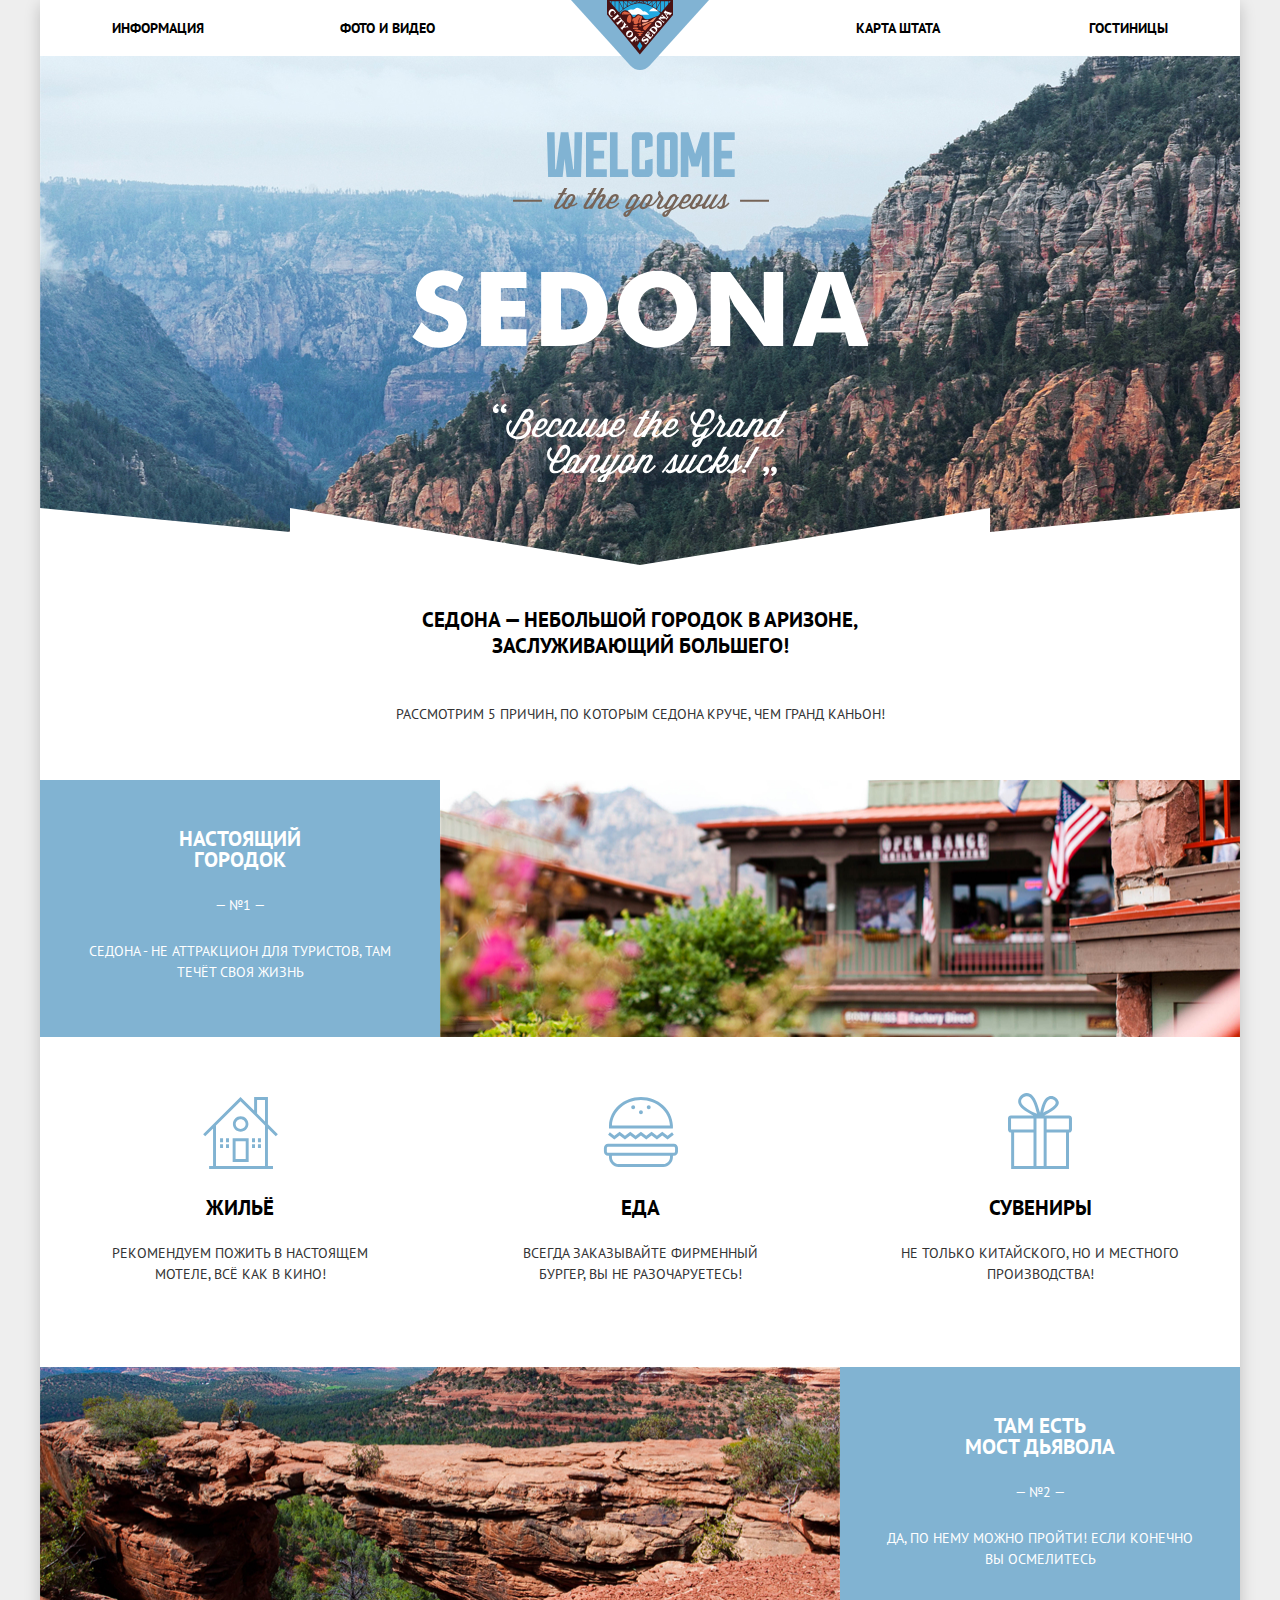
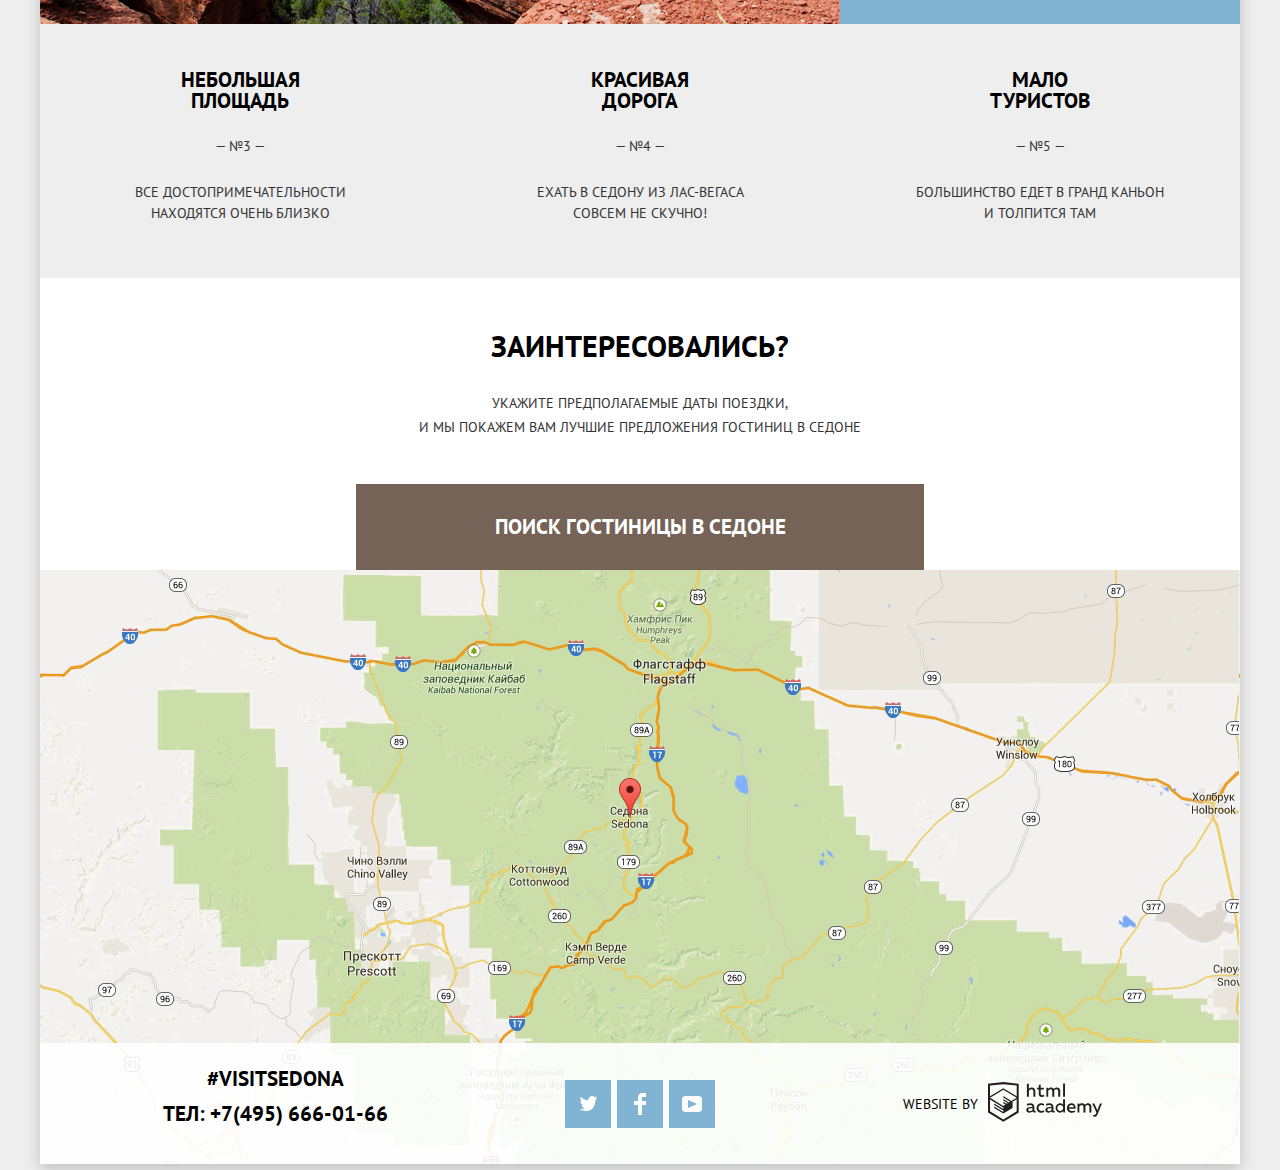
<file: index.html>
<!DOCTYPE html>
<html lang="ru" class="page">
<head>
  <meta charset="utf-8">
  <title>HTML Academy: Седона</title>
  <link rel="stylesheet" href="css/normalize.css">
  <link rel="stylesheet" href="css/style.min.css">
  <link rel="icon" href="favicon.ico">
  <link rel="icon" href="img/favicon.svg" type="image/svg+xml">
  <link rel="apple-touch-icon" href="img/180.png">
  <link rel="manifest" href="favicon.webmanifest">
</head>
<body class="page-body">
  <div class="page-wrap container">
    <header class="main-header">
      <nav class="main-navigation">
        <a class="main-header-logo">
          <img src="img/logo.svg" alt="Логотип Седоны" width="138" height="70">
        </a>
        <ul class="main-navigation-list list-reset">
          <li>
            <a href="">Информация</a>
          </li>
          <li>
            <a href="">Фото и видео</a>
          </li>
          <li>
            <a href="">Карта штата</a>
          </li>
          <li>
            <a href="catalog.html">Гостиницы</a>
          </li>
        </ul>
      </nav>
    </header>
    <main>
      <div class="main-banner"></div>
      <section class="main-content">
        <h1 class="main-content-title">Седона — небольшой городок в Аризоне, заслуживающий большего!</h1>
        <h3 class="main-content-desc">Рассмотрим 5 причин, по которым Седона круче, чем гранд каньон!</h3>
        <ul class="features-list list-reset">
          <li class="features-item">
            <div class="features-top">
              <div class="features-desc blue-bg">
                <h2 class="features-title">Настоящий городок</h2>
                <p class="features-text">— №1 —</p>
                <p class="features-text">Седона - не аттракцион для туристов, там течёт своя жизнь</p>
              </div>
              <img src="img/banner-right.jpg" width="800" height="256" alt="Настоящий городок" class="features-img features-img-right">
            </div>
            <ul class="features-list-desc list-reset">
              <li class="features-list-item">
                <h3 class="features-list-title">Жильё</h3>
                <p class="features-list-text">Рекомендуем пожить в настоящем мотеле, всё как в кино!</p>
              </li>
              <li class="features-list-item">
               <h3 class="features-list-title">Еда</h3>
               <p class="features-list-text">Всегда заказывайте фирменный бургер, вы не разочаруетесь!</p>
             </li>
             <li class="features-list-item">
               <h3 class="features-list-title">Сувениры</h3>
               <p class="features-list-text">Не только китайского, но и местного производства!</p>
             </li>
           </ul>
         </li>
         <li class="features-item">
          <img src="img/banner-left.jpg" alt="Там есть Мост дьявола" class="features-img features-img-left" width="800" height="256">
          <div class="features-desc blue-bg">
            <h2 class="features-title">Там есть<br> Мост дьявола</h2>
            <p class="features-text">— №2 —</p>
            <p class="features-text">Да, по нему можно пройти! Если конечно вы осмелитесь</p>
          </div>
        </li>
        <li class="features-item">
          <h3 class="features-title">небольшая площадь</h3>
          <p class="features-text">— №3 —</p>
          <p class="features-text">все достопримечательности находятся очень близко</p>
        </li>
        <li class="features-item">
          <h3 class="features-title">красивая дорога</h3>
          <p class="features-text">— №4 —</p>
          <p class="features-text">ехать в седону из лас-вегаса совсем  не скучно!</p>
        </li>
        <li class="features-item">
          <h3 class="features-title">мало туристов</h3>
          <p class="features-text">— №5 —</p>
          <p class="features-text">большинство едет в гранд каньон и толпится там</p>
        </li>
      </ul>
    </section>
    <section class="main-form">
      <div class="main-form-top">
        <h2 class="main-form-title">Заинтересовались?</h2>
        <p class="main-form-desc">Укажите предполагаемые даты поездки,<br> и мы покажем вам лучшие предложения гостиниц в седоне</p>
      </div>
      <div class="main-form-bottom">
        <button type="button" class="main-form-button">ПОИСК ГОСТИНИЦЫ В СЕДОНЕ</button>
        <div class="form-wrap">
          <form action="https://echo.htmlacademy.ru/" target="_blank" method="get">
            <div class="form-item form-input">
              <label for="date-start">Дата заезда:</label>
              <input type="text" id="date-start" placeholder="24 апреля 2017" name="datestart">
              <button type="button" class="form-input-calendar">
                <span class="visually-hidden">Дата заезда</span>
                <svg width="21" height="23" viewBox="0 0 21 23" fill="none" aria-hidden="true" focusable="false">
                  <path fill-rule="evenodd" clip-rule="evenodd" d="M16.406 3.02498H19.251C20.217 3.02498 21 3.84698 21 4.86198V21.164C21 22.179 20.217 23 19.251 23H1.75C0.784 23 0 22.179 0 21.164V4.86198C0 3.84698 0.784 3.02498 1.75 3.02498H4.593V1.64798C4.593 1.26698 4.887 0.958984 5.25 0.958984C5.612 0.958984 5.906 1.26698 5.906 1.64798V3.02498H9.844V1.64798C9.844 1.26698 10.138 0.958984 10.501 0.958984C10.862 0.958984 11.156 1.26698 11.156 1.64798V3.02498H15.094V1.64798C15.094 1.26698 15.387 0.958984 15.75 0.958984C16.112 0.958984 16.406 1.26698 16.406 1.64798V3.02498ZM19.5646 21.484C19.6466 21.3979 19.691 21.2828 19.688 21.164H19.689V4.86198C19.689 4.60898 19.493 4.40298 19.252 4.40298H16.407V5.78098C16.407 6.16198 16.113 6.46998 15.751 6.46998C15.388 6.46998 15.095 6.16198 15.095 5.78098V4.40298H11.157V5.78098C11.157 6.16198 10.863 6.46998 10.502 6.46998C10.139 6.46998 9.845 6.16198 9.845 5.78098V4.40298H5.907V5.78098C5.907 6.16198 5.613 6.46998 5.251 6.46998C4.888 6.46998 4.594 6.16198 4.594 5.78098V4.40298H1.75C1.50263 4.40953 1.30696 4.61458 1.312 4.86198V21.164C1.30696 21.4114 1.50263 21.6164 1.75 21.623H19.251C19.3698 21.6201 19.4826 21.5701 19.5646 21.484Z" fill="#A9A9A9"/>
                  <path fill-rule="evenodd" clip-rule="evenodd" d="M4.59399 9.22498H7.21899V11.291H4.59399V9.22498ZM4.59399 12.668H7.21899V14.735H4.59399V12.668ZM7.21899 16.112H4.59399V18.178H7.21899V16.112ZM9.18799 16.112H11.813V18.178H9.18799V16.112ZM11.813 12.668H9.18799V14.735H11.813V12.668ZM9.18799 9.22498H11.813V11.291H9.18799V9.22498ZM16.406 16.112H13.781V18.178H16.406V16.112ZM13.781 12.668H16.406V14.735H13.781V12.668ZM16.406 9.22498H13.781V11.291H16.406V9.22498Z" fill="#A9A9A9"/>
                </svg>
              </button>
            </div>
            <div class="form-item form-input">
              <label for="date-end">Дата выезда:</label>
              <input type="text" id="date-end" placeholder="4 июля 2017" name="dateend">
              <button type="button" class="form-input-calendar">
                <span class="visually-hidden">Дата выезда</span>
                <svg width="21" height="23" viewBox="0 0 21 23" fill="none" aria-hidden="true" focusable="false">
                  <path fill-rule="evenodd" clip-rule="evenodd" d="M16.406 3.02498H19.251C20.217 3.02498 21 3.84698 21 4.86198V21.164C21 22.179 20.217 23 19.251 23H1.75C0.784 23 0 22.179 0 21.164V4.86198C0 3.84698 0.784 3.02498 1.75 3.02498H4.593V1.64798C4.593 1.26698 4.887 0.958984 5.25 0.958984C5.612 0.958984 5.906 1.26698 5.906 1.64798V3.02498H9.844V1.64798C9.844 1.26698 10.138 0.958984 10.501 0.958984C10.862 0.958984 11.156 1.26698 11.156 1.64798V3.02498H15.094V1.64798C15.094 1.26698 15.387 0.958984 15.75 0.958984C16.112 0.958984 16.406 1.26698 16.406 1.64798V3.02498ZM19.5646 21.484C19.6466 21.3979 19.691 21.2828 19.688 21.164H19.689V4.86198C19.689 4.60898 19.493 4.40298 19.252 4.40298H16.407V5.78098C16.407 6.16198 16.113 6.46998 15.751 6.46998C15.388 6.46998 15.095 6.16198 15.095 5.78098V4.40298H11.157V5.78098C11.157 6.16198 10.863 6.46998 10.502 6.46998C10.139 6.46998 9.845 6.16198 9.845 5.78098V4.40298H5.907V5.78098C5.907 6.16198 5.613 6.46998 5.251 6.46998C4.888 6.46998 4.594 6.16198 4.594 5.78098V4.40298H1.75C1.50263 4.40953 1.30696 4.61458 1.312 4.86198V21.164C1.30696 21.4114 1.50263 21.6164 1.75 21.623H19.251C19.3698 21.6201 19.4826 21.5701 19.5646 21.484Z" fill="#A9A9A9"/>
                  <path fill-rule="evenodd" clip-rule="evenodd" d="M4.59399 9.22498H7.21899V11.291H4.59399V9.22498ZM4.59399 12.668H7.21899V14.735H4.59399V12.668ZM7.21899 16.112H4.59399V18.178H7.21899V16.112ZM9.18799 16.112H11.813V18.178H9.18799V16.112ZM11.813 12.668H9.18799V14.735H11.813V12.668ZM9.18799 9.22498H11.813V11.291H9.18799V9.22498ZM16.406 16.112H13.781V18.178H16.406V16.112ZM13.781 12.668H16.406V14.735H13.781V12.668ZM16.406 9.22498H13.781V11.291H16.406V9.22498Z" fill="#A9A9A9"/>
                </svg>
              </button>
            </div>
            <div class="form-item">
              <label for="adult">Взрослые</label>
              <div class="form-number">
                <button type="button" class="form-number-item munus">
                  <span class="visually-hidden">Убавить количество взрослых</span>
                  <svg width="12" height="3" viewBox="0 0 12 3" fill="#A9A9A9" aria-hidden="true" focusable="false">
                    <rect width="12" height="3"/>
                  </svg>
                </button>
                <input type="text" id="adult" placeholder="1" name="adult">
                <button type="button" class="form-number-item plus">
                  <span class="visually-hidden">Прибавить количество взрослых</span>
                  <svg width="11" height="11" viewBox="0 0 11 11" fill="#A9A9A9" aria-hidden="true" focusable="false">
                    <path fill-rule="evenodd" clip-rule="evenodd" d="M4.23086 6.76932V11H6.76932V6.76932H11V4.23086H6.76932V0H4.23085V4.23086H0V6.76932H4.23086Z"/>
                  </svg>
                </button>
              </div>
              <label for="children">Дети</label>
              <div class="form-number">
                <button type="button" class="form-number-item munus">
                  <span class="visually-hidden">Убавить количество детей</span>
                  <svg width="12" height="3" viewBox="0 0 12 3" fill="#A9A9A9" aria-hidden="true" focusable="false">
                    <rect width="12" height="3"/>
                  </svg>
                </button>
                <input type="text" id="children" placeholder="1" name="children">
                <button type="button" class="form-number-item plus">
                  <span class="visually-hidden">Прибавить количество детей</span>
                  <svg width="11" height="11" viewBox="0 0 11 11" fill="#A9A9A9" aria-hidden="true" focusable="false">
                    <path fill-rule="evenodd" clip-rule="evenodd" d="M4.23086 6.76932V11H6.76932V6.76932H11V4.23086H6.76932V0H4.23085V4.23086H0V6.76932H4.23086Z"/>
                  </svg>
                </button>
              </div>
            </div>
            <button type="submit" class="form-button">Найти</button>
          </form>
        </div>
      </div>
    </section>
    <section class="main-map">
      <h2 class="visually-hidden">Карта Седона</h2>
      <iframe src="https://www.google.com/maps/embed?pb=!1m18!1m12!1m3!1d1188.4768583468672!2d30.322490928069257!3d59.93592773072087!2m3!1f0!2f0!3f0!3m2!1i1024!2i768!4f13.1!3m3!1m2!1s0x4696310f5d74374b%3A0x4c99c81620f2ac9c!2z0JTQvtC8INC60L3QuNCz0Lg!5e0!3m2!1sru!2sru!4v1613925655919!5m2!1sru!2sru" width="1200" height="594" style="border:0;" allowfullscreen="" loading="lazy"></iframe>
    </section>
  </main>
  <footer class="footer">
    <div class="footer-contact">
      <a href="/" class="footer-link">#visitSEDONA</a>
      ТЕЛ: <a href="tel:+74956660166" class="footer-phone">+7(495) 666-01-66</a>
    </div>
    <ul class="footer-social list-reset">
     <li>
      <a href="" class="footer-social-link">
        <span class="visually-hidden">twitter</span>
        <img src="img/twitter.svg" alt="twitter" width="17" height="17">
      </a>
    </li>
    <li>
      <a href="" class="footer-social-link">
        <span class="visually-hidden">facebook</span>
        <img src="img/fb-icon.svg" alt="facebook" width="12" height="22">
      </a>
    </li>
    <li>
      <a href="" class="footer-social-link">
        <span class="visually-hidden">youtube</span>
        <img src="img/youtube.svg" alt="youtube" width="20" height="16">
      </a>
    </li>
  </ul>
  <a href="https://htmlacademy.ru/intensive/htmlcss" target="_blank" class="footer-logo">
    <span class="footer-logo-text">Website by</span>
    <svg width="115" height="41" viewBox="0 0 115 41" fill="none" aria-hidden="true">
      <path fill-rule="evenodd" clip-rule="evenodd" d="M15.5197 1.05737H15.3509L0 2.71895V31.4945L15.3509 40.8382L30.7018 31.4945V2.71895L15.5197 1.05737ZM77.0183 2.62185H75.0876V15.7311H77.0183V2.62185ZM40.8619 2.63264V7.76843C41.6131 6.9864 42.6386 6.5436 43.7105 6.53843C44.6823 6.47908 45.6329 6.84495 46.3253 7.54479C47.0177 8.24462 47.3866 9.21244 47.3399 10.2068V15.7634H45.367V10.4658C45.4231 9.94897 45.2754 9.43059 44.9566 9.02553C44.6377 8.62047 44.174 8.36218 43.6683 8.3079H43.3518C42.3456 8.36979 41.4321 8.9295 40.9041 9.80764V15.7634H38.8995V2.63264H40.8619ZM77.0183 31.4837H75.2775V30.0595C74.4828 31.1353 73.23 31.7538 71.9119 31.7211C69.4751 31.5528 67.5825 29.4822 67.5825 26.9845C67.5825 24.4867 69.4751 22.4162 71.9119 22.2479C73.1195 22.2052 74.2818 22.7203 75.0771 23.6505V18.3205H77.0183V31.4837ZM47.0656 30.0595C47.263 30.0515 47.4583 30.0152 47.6459 29.9516V31.3866C47.2482 31.5404 46.826 31.6172 46.4009 31.6132C45.6482 31.6769 44.9394 31.2429 44.639 30.5342C43.7036 31.31 42.5302 31.7227 41.3261 31.6995C39.733 31.6995 38.256 30.804 38.256 28.9482C38.256 26.65 40.3661 25.9379 42.1702 25.9379C42.9402 25.9505 43.707 26.0408 44.4596 26.2076V25.884C44.4596 24.805 43.6578 23.9742 42.1491 23.9742C41.0585 23.9764 39.9804 24.2116 38.9839 24.6647V22.8305C40.0678 22.451 41.204 22.2506 42.3495 22.2371C44.8394 22.2371 46.3693 23.4455 46.3693 26.1753V29.4121C46.3546 29.5668 46.401 29.721 46.4981 29.8406C46.5951 29.9601 46.7349 30.035 46.8862 30.0487H47.0656V30.0595ZM40.2711 28.8403C40.298 29.229 40.4761 29.5905 40.7655 29.844C41.055 30.0974 41.4317 30.2217 41.8115 30.189H41.9275C42.8819 30.1906 43.7973 29.8022 44.4702 29.11V27.5779C43.842 27.4414 43.2026 27.3655 42.5605 27.3513C41.5055 27.3513 40.2817 27.7074 40.2817 28.8403H40.2711ZM56.0229 22.9384C55.1962 22.4632 54.2596 22.2246 53.3115 22.2479H52.9422C51.7332 22.2873 50.5891 22.8166 49.7619 23.7192C48.9347 24.6218 48.4923 25.8236 48.5321 27.06V27.5024C48.6957 30.0004 50.805 31.8921 53.2482 31.7318C54.2519 31.7555 55.2477 31.5452 56.1601 31.1168V29.2718C55.3769 29.7215 54.4945 29.9591 53.5963 29.9624C52.5199 30.0288 51.4963 29.4793 50.9385 28.5356C50.3806 27.5918 50.3806 26.4095 50.9385 25.4658C51.4963 24.522 52.5199 23.9725 53.5963 24.039C54.461 24.0357 55.3066 24.2989 56.0229 24.7942V22.9384ZM66.1514 30.0595C66.3488 30.0515 66.5441 30.0152 66.7317 29.9516V31.3866C66.334 31.5404 65.9118 31.6172 65.4867 31.6132C64.734 31.6769 64.0252 31.2429 63.7248 30.5342C62.7894 31.31 61.616 31.7227 60.4119 31.6995C58.8188 31.6995 57.3417 30.804 57.3417 28.9482C57.3417 26.65 59.4518 25.9379 61.256 25.9379C62.0259 25.9505 62.7928 26.0408 63.5454 26.2076V25.884C63.5454 24.805 62.7436 23.9742 61.2349 23.9742C60.1443 23.9764 59.0662 24.2116 58.0697 24.6647V22.8305C59.1536 22.451 60.2897 22.2506 61.4353 22.2371C63.9252 22.2371 65.455 23.4455 65.455 26.1753V29.4121C65.4404 29.5668 65.4868 29.721 65.5838 29.8406C65.6809 29.9601 65.8207 30.035 65.972 30.0487H66.1514V30.0595ZM59.855 29.8481C59.5632 29.5943 59.3837 29.2311 59.3569 28.8403H59.378C59.378 27.7074 60.5385 27.3513 61.6569 27.3513C62.299 27.3655 62.9383 27.4414 63.5665 27.5779V29.11C62.8937 29.8022 61.9782 30.1906 61.0239 30.189H60.9078C60.5263 30.2247 60.1469 30.1019 59.855 29.8481ZM69.3271 26.9305C69.3271 25.2859 70.6308 23.9526 72.239 23.9526L72.2601 24.0066C73.4742 24.0066 74.5742 24.7382 75.0665 25.8732V28.0311C74.5856 29.1871 73.4673 29.9296 72.239 29.9084C70.6308 29.9084 69.3271 28.5752 69.3271 26.9305ZM83.3486 22.2479C86.8408 22.2479 88.0541 25.1395 87.4844 27.7397H80.922C81.1436 29.3582 82.6839 30.0163 84.2876 30.0163C85.2509 30.0196 86.2027 29.8021 87.0729 29.3797V31.1061C86.0736 31.5421 84.9939 31.7519 83.9078 31.7211C81.2385 31.7211 78.8963 30.189 78.8963 26.9521C78.8362 25.7502 79.2482 24.5736 80.0408 23.6841C80.8334 22.7945 81.9408 22.2658 83.1165 22.2155H83.3486V22.2479ZM80.8693 26.1753C80.9704 24.8237 82.1216 23.8104 83.4436 23.9095H83.4858C84.1064 23.8531 84.7196 24.08 85.1612 24.5295C85.6028 24.979 85.8275 25.6051 85.7752 26.24H80.8693V26.1753ZM89.489 31.4621V22.4961H91.2298V23.575C91.9777 22.7197 93.041 22.2229 94.1628 22.2047C95.2951 22.1328 96.3712 22.7163 96.9482 23.7153C97.7407 22.8335 98.8477 22.3161 100.018 22.2803C100.952 22.2327 101.859 22.6011 102.507 23.2901C103.154 23.9792 103.478 24.9213 103.394 25.8732V31.4837H101.39V25.9271C101.437 25.4734 101.306 25.0191 101.024 24.6647C100.743 24.3104 100.336 24.0852 99.8917 24.039H99.6174C98.7512 24.0941 97.9525 24.536 97.4335 25.2474V31.4837H95.4289V25.9271C95.4728 25.47 95.3357 25.0139 95.0481 24.6611C94.7606 24.3082 94.3467 24.088 93.8991 24.0497H93.6881C92.7466 24.1344 91.8915 24.6449 91.3564 25.4416V31.5161H89.5312L89.489 31.4621ZM113.977 22.4745H111.972L109.324 29.2718L106.306 22.4853H104.196L108.417 31.5484L108.237 32.0016C107.72 33.3611 107.003 34.0516 106.053 34.0516C105.75 34.0548 105.447 34.0112 105.156 33.9221V35.6161C105.536 35.7125 105.926 35.7632 106.317 35.7671C107.646 35.7671 108.902 35.0226 109.851 32.6813L113.977 22.4745ZM52.689 6.78658V3.54974L50.7266 4.01369V6.73264H49.144V8.49132H50.7899V12.9905C50.7231 13.817 51.0244 14.6301 51.61 15.2038C52.1955 15.7775 53.0028 16.0505 53.8073 15.9468C54.5996 15.9535 55.3875 15.8259 56.139 15.5692V13.8429C55.5727 14.0781 54.9672 14.199 54.356 14.199C53.2165 14.199 52.689 13.8105 52.689 12.6237V8.5129H55.8541V6.78658H52.689ZM58.3862 15.7526V6.75421H60.1376V7.83316C60.8811 6.97655 61.9403 6.476 63.0601 6.45211C64.1624 6.38099 65.2146 6.93142 65.8032 7.88711C66.5958 7.00534 67.7028 6.48794 68.8734 6.45211C69.8138 6.41462 70.7233 6.79859 71.364 7.50353C72.0046 8.20846 72.3126 9.16418 72.2073 10.1205V15.7418H70.2028V10.1853C70.2499 9.73151 70.1184 9.27721 69.8373 8.92287C69.5561 8.56853 69.1485 8.34334 68.7046 8.29711H68.4619C67.5957 8.35228 66.797 8.7942 66.278 9.50553V15.7418H64.2734V10.1853C64.3206 9.73151 64.1891 9.27721 63.9079 8.92287C63.6268 8.56853 63.2191 8.34334 62.7752 8.29711H62.5326C61.5911 8.38181 60.736 8.89229 60.2009 9.68895V15.7634H58.3862V15.7526ZM28.6972 30.3033L28.7078 30.2968L28.6972 30.3184V30.3033ZM28.6972 18.3205V30.3033L15.3509 38.4321L2.00459 30.3184V18.5147L15.2876 26.6068V28.0311L6.18257 22.5284V23.9418L15.3404 29.5632V31.0629L6.19312 25.4955V26.9521L15.3509 32.5734L24.5826 26.9197V20.8129L28.6972 18.3205ZM28.7078 16.7776L25.0362 18.9355L23.3482 20.0145L15.3087 15.0837V16.4971L22.156 20.7266L22.0083 20.8237L20.9532 21.4063L15.2876 17.9537V19.3995L19.761 22.1184L18.706 22.8413L15.3298 20.7913V22.2047L17.5454 23.5426L15.2982 24.9021L2.11009 16.864L15.3087 8.72869L28.7078 16.7776ZM15.2876 7.27211L28.7078 15.3534V4.56395L15.3615 3.12895L2.01514 4.56395V15.3534L15.2876 7.27211Z" fill="#231F20"/>
    </svg>

  </a>
</footer>
</div>
<script src="js/script.min.js"></script>
</body>
</html>
</file>
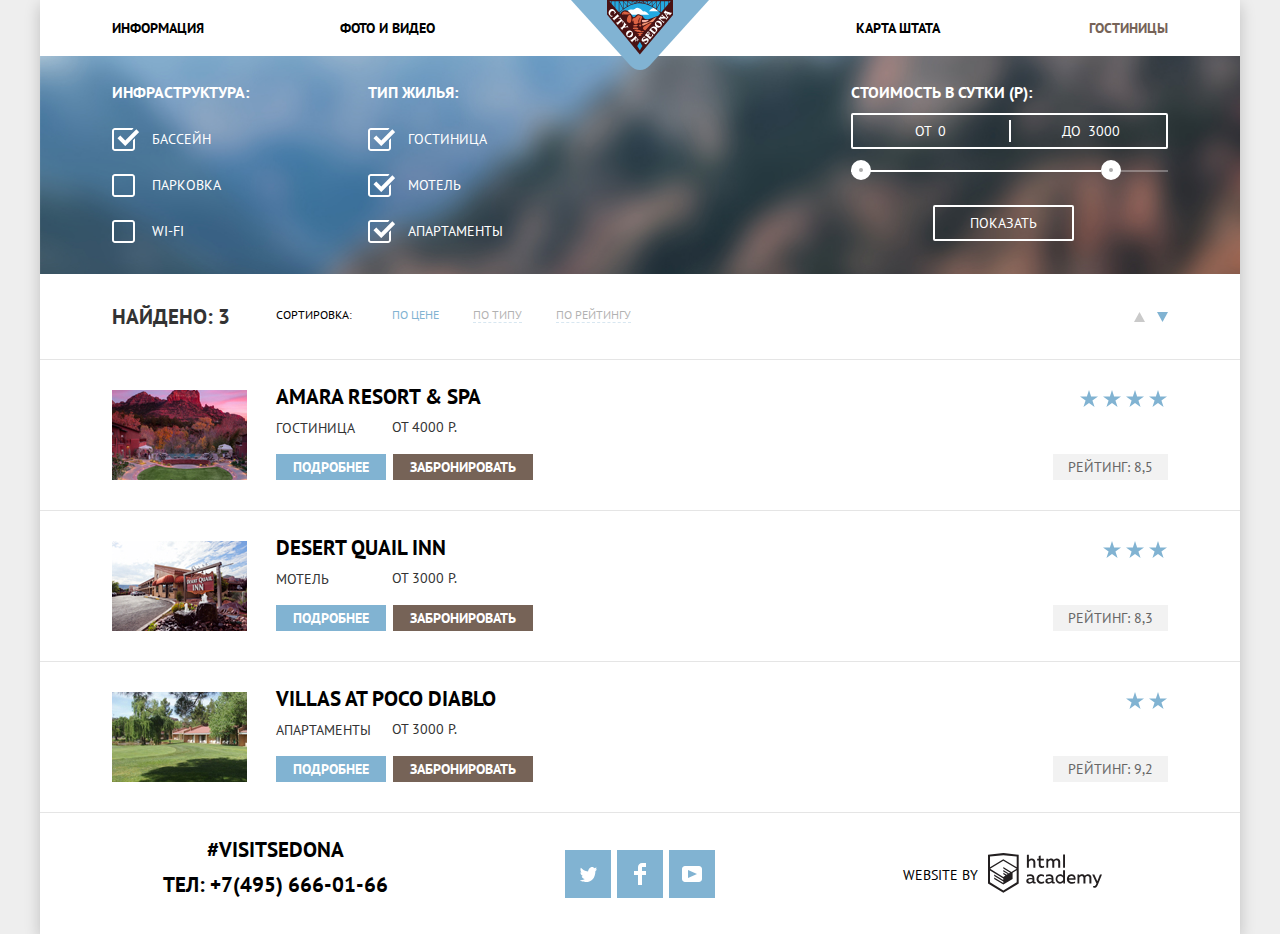
<file: catalog.html>
<!DOCTYPE html>
<html lang="ru" class="page">
<head>
  <meta charset="utf-8">
  <title>HTML Academy: Седона</title>
  <link rel="stylesheet" href="css/normalize.css">
  <link rel="stylesheet" href="css/style.min.css">
  <link rel="icon" href="favicon.ico">
  <link rel="icon" href="img/favicon.svg" type="image/svg+xml">
  <link rel="apple-touch-icon" href="img/180.png">
  <link rel="manifest" href="favicon.webmanifest">
</head>
<body class="page-body">
  <div class="page-wrap container">
    <header class="main-header">
      <nav class="main-navigation">
        <a href="index.html" class="main-header-logo">
          <img src="img/logo.svg" alt="Логотип Седоны" width="138" height="70">
        </a>
        <ul class="main-navigation-list list-reset">
          <li>
            <a href="">Информация</a>
          </li>
          <li>
            <a href="">Фото и видео</a>
          </li>
          <li>
            <a href="">Карта штата</a>
          </li>
          <li>
            <a href="catalog.html" class="active">Гостиницы</a>
          </li>
        </ul>
      </nav>
    </header>
    <main>
      <section class="filter">
        <h1 class="visually-hidden">Каталог Седона — небольшой городок в Аризоне</h1>
        <form action="https://echo.htmlacademy.ru/" method="get" target="_blank" class="container-page filter-wrap">
          <fieldset class="filter-block field-reset">
            <legend class="filter-title">Инфраструктура:</legend>
            <ul class="filter-list list-reset">
              <li class="filter-item">
                <input type="checkbox" checked name="check-1" id="check-1" class="visually-hidden">
                <label for="check-1" class="filter-name">Бассейн</label>
              </li>
              <li class="filter-item">
                <input type="checkbox" name="check-2" id="check-2" class="visually-hidden">
                <label for="check-2" class="filter-name">Парковка</label>
              </li>
              <li class="filter-item">
                <input type="checkbox" name="check-3" id="check-3" class="visually-hidden">
                <label for="check-3" class="filter-name">Wi-Fi</label>
              </li>
            </ul>
          </fieldset>
          <fieldset class="filter-block field-reset">
            <legend class="filter-title">Тип жилья:</legend>
            <ul class="filter-list list-reset">
              <li class="filter-item">
                <input type="checkbox" checked name="check-4" id="check-4" class="visually-hidden">
                <label for="check-4" class="filter-name">Гостиница</label>
              </li>
              <li class="filter-item">
                <input type="checkbox" checked name="check-5" id="check-5" class="visually-hidden">
                <label for="check-5" class="filter-name">Мотель</label>
              </li>
              <li class="filter-item">
                <input type="checkbox" checked name="check-6" id="check-6" class="visually-hidden">
                <label for="check-6" class="filter-name">Апартаменты</label>
              </li>
            </ul>
          </fieldset>
          <fieldset class="filter-range field-reset">
            <legend class="filter-title">Стоимость в сутки (Р):</legend>
            <div class="range-filter">
              <div class="price-controls">
                <label class="min-price">
                  <span>от</span>
                  <input type="number" name="min-price" placeholder="0">
                </label>
                <label class="max-price">
                  <span>до</span>
                  <input type="number" name="max-price" placeholder="3000">
                </label>
              </div>
              <div class="range-controls">
                <div class="scale">
                  <div class="bar" style="width: 79%;"></div>
                </div>
                <div class="toggle toggle-min" tabindex="0" style="left: 0;"></div>
                <div class="toggle toggle-max" tabindex="0" style="left: 79%;"></div>
              </div>
            </div>
            <button type="submit" class="filter-button">Показать</button>
          </fieldset>
        </form>
      </section>
      <section class="page-content">
        <div class="sort-top container-page">
          <h2 class="sort-title">Найдено: 3</h2>
          <ul class="sort-list list-reset">
            <li class="sort-item">Сортировка:</li>
            <li class="sort-item active"><a>По цене</a></li>
            <li class="sort-item"><a href="#!">По типу</a></li>
            <li class="sort-item"><a href="#!">По рейтингу</a></li>
          </ul>
          <ul class="sort-list-button list-reset">
            <li class="active">
              <a class="sort-list-link">По убыванию
                <svg width="11" height="10" viewBox="0 0 11 10" fill="#CACACA" aria-hidden="true" focusable="false">
                  <path d="M5.5 0L0 10H11L5.5 0Z"/>
                </svg>
              </a>
            </li>
            <li>
              <a href="#!" class="sort-list-link active">По возростанию
                <svg width="11" height="10" viewBox="0 0 11 10" fill="#CACACA" aria-hidden="true" focusable="false">
                  <path d="M5.5 10L0 0H11"/>
                </svg>
              </a>
            </li>
          </ul>
        </div>
        <div class="sort-result">
          <article class="hotel-card">
            <div class="hotel-card-wrapper container-page">
              <div class="hotel-card-left">
                <img src="img/card-1.jpg" alt="Amara Resort & Spa" width="135" height="90">
                <div class="hotel-card-content">
                  <h3 class="hotel-card-title"><a href="#!">Amara Resort & Spa</a></h3>
                  <div class="hotel-card-info">
                    <p class="hotel-card-desc">
                      <span>Гостиница</span>от 4000 Р.
                    </p>
                  </div>
                  <div class="hotel-card-buttons">
                    <a href="#!" class="hotel-card-link">Подробнее</a>
                    <a href="#!" class="hotel-card-button">Забронировать</a>
                  </div>
                </div>
              </div>
              <div class="hotel-card-right">
                <span class="hotel-card-rating-1">4 звезды</span>
                <p class="hotel-card-rating">Рейтинг: 8,5</p>
              </div>
            </div>
          </article>
          <article class="hotel-card">
            <div class="hotel-card-wrapper container-page">
              <div class="hotel-card-left">
                <img src="img/card-2.jpg" alt="Desert Quail Inn" width="135" height="90">
                <div class="hotel-card-content">
                  <h3 class="hotel-card-title"><a href="#!">Desert Quail Inn</a></h3>
                  <div class="hotel-card-info">
                    <p class="hotel-card-desc">
                      <span>Мотель</span>от 3000 Р.
                    </p>
                  </div>
                  <div class="hotel-card-buttons">
                    <a href="#!" class="hotel-card-link">Подробнее</a>
                    <a href="#!" class="hotel-card-button">Забронировать</a>
                  </div>
                </div>
              </div>
              <div class="hotel-card-right">
                <span class="hotel-card-rating-2">3 звезды</span>
                <p class="hotel-card-rating">Рейтинг: 8,3</p>
              </div>
            </div>
          </article>
          <article class="hotel-card">
            <div class="hotel-card-wrapper container-page">
              <div class="hotel-card-left">
                <img src="img/card-3.jpg" alt="Villas at Poco Diablo" width="135" height="90">
                <div class="hotel-card-content">
                  <h3 class="hotel-card-title"><a href="#!">Villas at Poco Diablo</a></h3>
                  <div class="hotel-card-info">
                    <p class="hotel-card-desc">
                      <span>Апартаменты</span>от 3000 Р.
                    </p>
                  </div>
                  <div class="hotel-card-buttons">
                    <a href="#!" class="hotel-card-link">Подробнее</a>
                    <a href="#!" class="hotel-card-button">Забронировать</a>
                  </div>
                </div>
              </div>
              <div class="hotel-card-right">
                <span class="hotel-card-rating-3">2 звезды</span>
                <p class="hotel-card-rating">Рейтинг: 9,2</p>
              </div>
            </div>
          </article>
        </div>
      </section>
    </main>
    <footer class="footer footer-page">
      <div class="footer-contact">
        <a href="/" class="footer-link">#visitSEDONA</a>
        ТЕЛ: <a href="tel:+74956660166" class="footer-phone">+7(495) 666-01-66</a>
      </div>
      <ul class="footer-social list-reset">
       <li>
        <a href="" class="footer-social-link">
          <img src="img/twitter.svg" alt="twitter" width="17" height="17">
        </a>
      </li>
      <li>
        <a href="" class="footer-social-link">
          <img src="img/fb-icon.svg" alt="facebook" width="12" height="22">
        </a>
      </li>
      <li>
        <a href="" class="footer-social-link">
          <img src="img/youtube.svg" alt="youtube" width="20" height="16">
        </a>
      </li>
    </ul>
    <a href="https://htmlacademy.ru/intensive/htmlcss" target="_blank" class="footer-logo">
      <span class="footer-logo-text">Website by</span>
      <svg width="115" height="41" viewBox="0 0 115 41" fill="none" aria-hidden="true">
        <path fill-rule="evenodd" clip-rule="evenodd" d="M15.5197 1.05737H15.3509L0 2.71895V31.4945L15.3509 40.8382L30.7018 31.4945V2.71895L15.5197 1.05737ZM77.0183 2.62185H75.0876V15.7311H77.0183V2.62185ZM40.8619 2.63264V7.76843C41.6131 6.9864 42.6386 6.5436 43.7105 6.53843C44.6823 6.47908 45.6329 6.84495 46.3253 7.54479C47.0177 8.24462 47.3866 9.21244 47.3399 10.2068V15.7634H45.367V10.4658C45.4231 9.94897 45.2754 9.43059 44.9566 9.02553C44.6377 8.62047 44.174 8.36218 43.6683 8.3079H43.3518C42.3456 8.36979 41.4321 8.9295 40.9041 9.80764V15.7634H38.8995V2.63264H40.8619ZM77.0183 31.4837H75.2775V30.0595C74.4828 31.1353 73.23 31.7538 71.9119 31.7211C69.4751 31.5528 67.5825 29.4822 67.5825 26.9845C67.5825 24.4867 69.4751 22.4162 71.9119 22.2479C73.1195 22.2052 74.2818 22.7203 75.0771 23.6505V18.3205H77.0183V31.4837ZM47.0656 30.0595C47.263 30.0515 47.4583 30.0152 47.6459 29.9516V31.3866C47.2482 31.5404 46.826 31.6172 46.4009 31.6132C45.6482 31.6769 44.9394 31.2429 44.639 30.5342C43.7036 31.31 42.5302 31.7227 41.3261 31.6995C39.733 31.6995 38.256 30.804 38.256 28.9482C38.256 26.65 40.3661 25.9379 42.1702 25.9379C42.9402 25.9505 43.707 26.0408 44.4596 26.2076V25.884C44.4596 24.805 43.6578 23.9742 42.1491 23.9742C41.0585 23.9764 39.9804 24.2116 38.9839 24.6647V22.8305C40.0678 22.451 41.204 22.2506 42.3495 22.2371C44.8394 22.2371 46.3693 23.4455 46.3693 26.1753V29.4121C46.3546 29.5668 46.401 29.721 46.4981 29.8406C46.5951 29.9601 46.7349 30.035 46.8862 30.0487H47.0656V30.0595ZM40.2711 28.8403C40.298 29.229 40.4761 29.5905 40.7655 29.844C41.055 30.0974 41.4317 30.2217 41.8115 30.189H41.9275C42.8819 30.1906 43.7973 29.8022 44.4702 29.11V27.5779C43.842 27.4414 43.2026 27.3655 42.5605 27.3513C41.5055 27.3513 40.2817 27.7074 40.2817 28.8403H40.2711ZM56.0229 22.9384C55.1962 22.4632 54.2596 22.2246 53.3115 22.2479H52.9422C51.7332 22.2873 50.5891 22.8166 49.7619 23.7192C48.9347 24.6218 48.4923 25.8236 48.5321 27.06V27.5024C48.6957 30.0004 50.805 31.8921 53.2482 31.7318C54.2519 31.7555 55.2477 31.5452 56.1601 31.1168V29.2718C55.3769 29.7215 54.4945 29.9591 53.5963 29.9624C52.5199 30.0288 51.4963 29.4793 50.9385 28.5356C50.3806 27.5918 50.3806 26.4095 50.9385 25.4658C51.4963 24.522 52.5199 23.9725 53.5963 24.039C54.461 24.0357 55.3066 24.2989 56.0229 24.7942V22.9384ZM66.1514 30.0595C66.3488 30.0515 66.5441 30.0152 66.7317 29.9516V31.3866C66.334 31.5404 65.9118 31.6172 65.4867 31.6132C64.734 31.6769 64.0252 31.2429 63.7248 30.5342C62.7894 31.31 61.616 31.7227 60.4119 31.6995C58.8188 31.6995 57.3417 30.804 57.3417 28.9482C57.3417 26.65 59.4518 25.9379 61.256 25.9379C62.0259 25.9505 62.7928 26.0408 63.5454 26.2076V25.884C63.5454 24.805 62.7436 23.9742 61.2349 23.9742C60.1443 23.9764 59.0662 24.2116 58.0697 24.6647V22.8305C59.1536 22.451 60.2897 22.2506 61.4353 22.2371C63.9252 22.2371 65.455 23.4455 65.455 26.1753V29.4121C65.4404 29.5668 65.4868 29.721 65.5838 29.8406C65.6809 29.9601 65.8207 30.035 65.972 30.0487H66.1514V30.0595ZM59.855 29.8481C59.5632 29.5943 59.3837 29.2311 59.3569 28.8403H59.378C59.378 27.7074 60.5385 27.3513 61.6569 27.3513C62.299 27.3655 62.9383 27.4414 63.5665 27.5779V29.11C62.8937 29.8022 61.9782 30.1906 61.0239 30.189H60.9078C60.5263 30.2247 60.1469 30.1019 59.855 29.8481ZM69.3271 26.9305C69.3271 25.2859 70.6308 23.9526 72.239 23.9526L72.2601 24.0066C73.4742 24.0066 74.5742 24.7382 75.0665 25.8732V28.0311C74.5856 29.1871 73.4673 29.9296 72.239 29.9084C70.6308 29.9084 69.3271 28.5752 69.3271 26.9305ZM83.3486 22.2479C86.8408 22.2479 88.0541 25.1395 87.4844 27.7397H80.922C81.1436 29.3582 82.6839 30.0163 84.2876 30.0163C85.2509 30.0196 86.2027 29.8021 87.0729 29.3797V31.1061C86.0736 31.5421 84.9939 31.7519 83.9078 31.7211C81.2385 31.7211 78.8963 30.189 78.8963 26.9521C78.8362 25.7502 79.2482 24.5736 80.0408 23.6841C80.8334 22.7945 81.9408 22.2658 83.1165 22.2155H83.3486V22.2479ZM80.8693 26.1753C80.9704 24.8237 82.1216 23.8104 83.4436 23.9095H83.4858C84.1064 23.8531 84.7196 24.08 85.1612 24.5295C85.6028 24.979 85.8275 25.6051 85.7752 26.24H80.8693V26.1753ZM89.489 31.4621V22.4961H91.2298V23.575C91.9777 22.7197 93.041 22.2229 94.1628 22.2047C95.2951 22.1328 96.3712 22.7163 96.9482 23.7153C97.7407 22.8335 98.8477 22.3161 100.018 22.2803C100.952 22.2327 101.859 22.6011 102.507 23.2901C103.154 23.9792 103.478 24.9213 103.394 25.8732V31.4837H101.39V25.9271C101.437 25.4734 101.306 25.0191 101.024 24.6647C100.743 24.3104 100.336 24.0852 99.8917 24.039H99.6174C98.7512 24.0941 97.9525 24.536 97.4335 25.2474V31.4837H95.4289V25.9271C95.4728 25.47 95.3357 25.0139 95.0481 24.6611C94.7606 24.3082 94.3467 24.088 93.8991 24.0497H93.6881C92.7466 24.1344 91.8915 24.6449 91.3564 25.4416V31.5161H89.5312L89.489 31.4621ZM113.977 22.4745H111.972L109.324 29.2718L106.306 22.4853H104.196L108.417 31.5484L108.237 32.0016C107.72 33.3611 107.003 34.0516 106.053 34.0516C105.75 34.0548 105.447 34.0112 105.156 33.9221V35.6161C105.536 35.7125 105.926 35.7632 106.317 35.7671C107.646 35.7671 108.902 35.0226 109.851 32.6813L113.977 22.4745ZM52.689 6.78658V3.54974L50.7266 4.01369V6.73264H49.144V8.49132H50.7899V12.9905C50.7231 13.817 51.0244 14.6301 51.61 15.2038C52.1955 15.7775 53.0028 16.0505 53.8073 15.9468C54.5996 15.9535 55.3875 15.8259 56.139 15.5692V13.8429C55.5727 14.0781 54.9672 14.199 54.356 14.199C53.2165 14.199 52.689 13.8105 52.689 12.6237V8.5129H55.8541V6.78658H52.689ZM58.3862 15.7526V6.75421H60.1376V7.83316C60.8811 6.97655 61.9403 6.476 63.0601 6.45211C64.1624 6.38099 65.2146 6.93142 65.8032 7.88711C66.5958 7.00534 67.7028 6.48794 68.8734 6.45211C69.8138 6.41462 70.7233 6.79859 71.364 7.50353C72.0046 8.20846 72.3126 9.16418 72.2073 10.1205V15.7418H70.2028V10.1853C70.2499 9.73151 70.1184 9.27721 69.8373 8.92287C69.5561 8.56853 69.1485 8.34334 68.7046 8.29711H68.4619C67.5957 8.35228 66.797 8.7942 66.278 9.50553V15.7418H64.2734V10.1853C64.3206 9.73151 64.1891 9.27721 63.9079 8.92287C63.6268 8.56853 63.2191 8.34334 62.7752 8.29711H62.5326C61.5911 8.38181 60.736 8.89229 60.2009 9.68895V15.7634H58.3862V15.7526ZM28.6972 30.3033L28.7078 30.2968L28.6972 30.3184V30.3033ZM28.6972 18.3205V30.3033L15.3509 38.4321L2.00459 30.3184V18.5147L15.2876 26.6068V28.0311L6.18257 22.5284V23.9418L15.3404 29.5632V31.0629L6.19312 25.4955V26.9521L15.3509 32.5734L24.5826 26.9197V20.8129L28.6972 18.3205ZM28.7078 16.7776L25.0362 18.9355L23.3482 20.0145L15.3087 15.0837V16.4971L22.156 20.7266L22.0083 20.8237L20.9532 21.4063L15.2876 17.9537V19.3995L19.761 22.1184L18.706 22.8413L15.3298 20.7913V22.2047L17.5454 23.5426L15.2982 24.9021L2.11009 16.864L15.3087 8.72869L28.7078 16.7776ZM15.2876 7.27211L28.7078 15.3534V4.56395L15.3615 3.12895L2.01514 4.56395V15.3534L15.2876 7.27211Z" fill="#231F20"/>
      </svg>
    </a>
  </footer>
</div>
</body>
</html>
</file>
<file: css/style.min.css>
@font-face{font-family:"PT Sans";src:url(../fonts/ptsans.woff2) format("woff2"),url(../fonts/ptsans.woff) format("woff");font-weight:400;font-style:normal}@font-face{font-family:"PT Sans";src:url(../fonts/ptsans-bold.woff2) format("woff2"),url(../fonts/ptsans-bold.woff) format("woff");font-weight:700;font-style:normal}:root{--basic-black:#000000;--basic-black-focus:rgba(0, 0, 0, .3);--basic-dark:#333333;--basic-white:#ffffff;--basic-white-focus:rgba(255, 255, 255, .3);--basic-special:#666666;--area-special:#F2F2F2;--area-grey:#EEEEEE;--area-grey-focus:#BDBBBC;--area-grey-hover:#EBEBEB;--area-grey-line:#E5E5E5;--area-grey-circle:#ABABAB;--area-blue:#81B3D2;--area-blue-hover:#669EC0;--area-blue-focus:#5496BD;--area-brown:#766357;--area-brown-hover:#604E43;--area-brown-focus:#503E33;--area-white:rgba(255, 255, 255, .9);--area-shadow:rgba(0, 1, 1, 0.2)}.page-body{padding:0;font-family:"PT Sans",Arial,sans-serif;font-size:14px;line-height:21px;font-weight:400;text-transform:uppercase;color:var(--basic-dark);background-color:var(--area-grey)}.page-wrap{background-color:var(--basic-white);min-height:100%;display:grid;grid-template-rows:min-content 1fr min-content;align-content:start;box-shadow:0 5px 15px var(--area-shadow);position:relative}a{text-decoration:none}img{max-width:100%;height:auto}*,::after,::before{box-sizing:border-box}.list-reset{list-style:none;margin:0;padding:0}.field-reset{margin:0;padding:0;border:none}.container{max-width:1200px;min-width:1200px;margin:0 auto}.container-page{max-width:1056px;margin:0 auto}.main-header{background:var(--basic-white)}.main-header-logo{position:absolute;left:531px;z-index:2}.main-navigation-list{display:flex;align-items:center;flex-wrap:wrap;padding:10px 0}.main-navigation-list li{width:25%;padding:5px 0}.main-navigation-list li:nth-child(4n+1),.main-navigation-list li:nth-child(4n+2){text-align:left}.main-navigation-list li:nth-child(4n+1){padding-left:72px}.main-navigation-list li:nth-child(4n+3),.main-navigation-list li:nth-child(4n+4){text-align:right}.main-navigation-list li:nth-child(4n+4){padding-right:72px}.main-navigation-list a{line-height:26px;color:var(--basic-black);font-weight:700}.main-navigation-list a:hover{color:var(--area-blue)}.main-navigation-list a:focus{color:var(--basic-black-focus)}.main-navigation-list a.active{color:var(--area-brown)}.main-content{padding-top:41.5px;background-color:var(--basic-white);position:relative;z-index:3}.main-content-title{text-align:center;margin-top:0;color:var(--basic-black);font-weight:700;line-height:26px;font-size:21px;max-width:470px;margin:0 auto 45px}.main-content-desc{text-align:center;margin-bottom:55px;margin-top:0;color:var(--basic-dark);font-size:14px;font-weight:400}.main-banner{padding:17px 0 25px;height:509px;background:var(--area-blue) url(../img/banner.jpg);position:relative;display:flex;align-items:center;justify-content:center}.main-banner::after{content:"";width:456px;height:350px;background-image:url(../img/welcome.svg)}.main-banner::before{content:"";position:absolute;width:100%;height:57px;background-image:url(../img/decor.svg);bottom:0;left:0}.features-title{margin:0 auto 25px;color:var(--basic-black);font-weight:700;line-height:21px;font-size:21px;max-width:120px}.blue-bg .features-title{max-width:150px}.features-item:nth-child(n+3){background-color:var(--area-grey);padding:45px 71px 54px;text-align:center}.features-text:nth-child(2){margin-bottom:25px;margin-top:0}.features-text:last-child{margin:0}.features-desc{text-align:center;width:400px;color:var(--basic-white);padding:48px 40px 54px}.features-list-title{line-height:21px;margin-bottom:25px;margin:0;color:var(--basic-black);font-weight:700;font-size:21px}.features-list{display:grid;grid-template-columns:1fr 1fr 1fr}.features-item:first-child,.features-item:nth-child(2){grid-column:1/-1;position:relative}.features-top{display:flex;justify-content:space-between}.features-item:nth-child(2){display:flex;justify-content:flex-end}.features-list-desc{display:grid;grid-template-columns:1fr 1fr 1fr}.features-desc.blue-bg{color:var(--basic-white);background-color:var(--area-blue)}.features-desc.blue-bg .features-title{color:var(--basic-white)}.features-list-item{text-align:center;padding:160px 58px 82px;position:relative;max-width:400px}.features-list-item:first-child{background:url(../img/icon-1.svg) no-repeat center 60px}.features-list-item:nth-child(2){background:url(../img/icon-3.svg) no-repeat center 60px}.features-list-item:nth-child(3){background:url(../img/icon-2.svg) no-repeat center 55px}.features-list-text{margin:25px 0 0}.main-form{background:var(--basic-white)}.main-form-top{padding:56px 0 45px;text-align:center;position:relative;z-index:3;background-color:var(--basic-white)}.main-form-desc{max-width:500px;line-height:24px;margin:0 auto}.main-form-title{font-size:30px;line-height:24px;margin-bottom:33px;margin-top:0;color:var(--basic-black);font-weight:700}.main-form-bottom{width:568px;margin:0 auto;position:relative}.main-form-button{border:none;outline:0;background:var(--area-brown);width:100%;padding:30px 10px;font-weight:700;font-size:21px;line-height:26px;color:var(--basic-white);cursor:pointer;transition:background .2s;outline:0;word-break:break-all;position:relative;z-index:3}.main-form-button:hover{background:var(--area-brown-hover)}.main-form-button:focus{background:var(--area-brown-focus);color:var(--basic-white-focus)}.main-map{height:594px;background-image:url(../img/map.jpg)}.form-wrap{padding:53px;font-weight:700;font-size:14px;line-height:26px;color:var(--basic-black);background:var(--basic-white);text-transform:uppercase;position:absolute;top:100%;z-index:2;width:100%;display:none}.form-wrap.form-show{display:block}.form-item{display:flex;justify-content:space-between;align-items:center;margin-bottom:30px;position:relative}.form-item:nth-child(3){margin-bottom:54px}.form-item input{min-width:348px;height:38px;border:none;background:var(--area-special);padding:0 35px 0 8px;outline:0;border:2px solid transparent;font-weight:700;font-size:14px;text-transform:uppercase}.form-input-calendar{position:absolute;right:12px;top:8px;border:none;outline:0;padding:0;cursor:pointer;background:0 0}.form-input input:hover{background:var(--area-grey-hover)}.form-input-calendar:hover path{fill:var(--basic-black);cursor:pointer}.form-input input:focus{background:var(--basic-white);border:2px solid var(--area-grey-line)}.form-input-calendar:focus path{fill:var(--area-blue)}.form-item input::-moz-placeholder{color:var(--basic-black);opacity:1}.form-item input::-webkit-input-placeholder{color:var(--basic-black);opacity:1}.form-item input::-ms-input-placeholder{color:var(--basic-black);opacity:1}.form-item input::placeholder{color:var(--basic-black);opacity:1}.form-number{width:118px;display:flex}.form-number+label{width:19px}.form-number input{min-width:0;padding:0;width:39px;text-align:center;color:var(--basic-black);font-weight:700;border:none}.form-number-item{border:none;height:38px;display:flex;align-items:center;padding:0 16px;cursor:pointer;outline:0}.form-number-item:hover svg{fill:var(--basic-black)}.form-number-item:focus svg{fill:var(--area-blue)}.form-button{width:100%;padding:17px;background:var(--area-blue);text-align:center;font-weight:700;font-size:21px;color:var(--basic-white);text-transform:uppercase;border:none;cursor:pointer}.form-button:hover{background:var(--area-blue-hover)}.form-button:focus{background:var(--area-blue-focus);color:var(--basic-white-focus);outline:0}.footer-social{display:flex;justify-content:center;margin-top:14px}.footer-social li{margin-right:6px}.footer-social li:last-child{margin-right:0}.footer-social a{display:flex;justify-content:center;align-items:center}.footer-social-link{width:46px;height:48px;display:block;background:var(--area-blue)}.footer-social-link:hover{background:var(--area-blue-hover)}.footer-social-link:focus{background:var(--area-blue-focus)}.footer-social-link:focus img{opacity:.3}.footer-contact{margin-left:71px}.footer-contact,.footer-contact a{font-weight:700;font-size:21px;line-height:26px;color:var(--basic-black)}.footer-link{display:block;margin-bottom:9px}.footer-logo-text{line-height:26px;color:var(--basic-black);display:block;margin-right:10px;padding-top:5px}.footer-logo:hover path{fill:var(--area-blue)}.footer-logo:focus path{fill:var(--area-grey-focus)}.filter{background:var(--area-blue) url(../img/filter.jpg);padding:26px 0 31px;background-size:cover}.filter-block:first-child{margin-right:119px}.filter-item{margin-bottom:23px;position:relative}.filter-item:last-child{margin-bottom:0}.filter-item input{position:absolute;left:0}.visually-hidden{position:absolute;clip:rect(0 0 0 0);width:1px;height:1px;margin:-1px}.filter-name{display:flex;align-items:center;color:var(--basic-white)}.filter-name::before{content:"";display:block;width:23px;height:23px;background-image:url(../img/checkbox.svg);margin-right:17px}.filter-name::after{content:"";display:block;position:absolute;left:4.5px;top:1px;width:22px;height:17px;background-image:url(../img/check.svg);opacity:0}.filter-item input:checked+.filter-name::after{opacity:1}.filter-item input:checked+.filter-name::before{background-image:url(../img/checkbox-active.svg)}.filter-item input:focus+.filter-name::before{outline:2px solid var(--basic-black)}.filter-item input:disabled+.filter-name::before{background-image:url(../img/checkbox-disabled.svg)}.filter-item input:disabled+.filter-name::after{background-image:url(../img/check-disabled.svg)}.filter-wrap{display:grid;grid-template-columns:max-content 1fr max-content}.filter-title{font-weight:700;font-size:16px;line-height:21px;color:var(--basic-white);margin:0}.filter-range:last-child{max-width:317px}.filter-block .filter-title{margin-bottom:25px}.filter-name{position:relative}.range-filter{margin:10px 0 23px;width:317px}.range-controls{position:relative;padding:10px 0}.range-controls .scale{width:100%;height:2px;background:var(--basic-white-focus)}.range-controls .bar{height:2px;background:var(--basic-white)}.range-controls .toggle{position:absolute;top:0;width:4px;height:4px;padding:0;border:8px solid var(--basic-white);background-color:var(--area-grey-circle);border-radius:50%;box-sizing:content-box;cursor:pointer}.range-controls .toggle:hover{transform:scale(1.2)}.price-controls{display:flex;margin-bottom:11px;border:2px solid var(--basic-white);border-radius:2px;position:relative}.price-controls::before{content:"";position:absolute;width:2px;height:70%;background:var(--basic-white);top:0;right:0;left:0;bottom:0;margin:auto}.price-controls label{width:50%;height:32px;position:relative}.price-controls .min-price{padding:0 0 0 62px}.price-controls .max-price{padding:0 0 0 52px}.price-controls span{display:flex;align-items:center;height:100%;color:var(--basic-white);line-height:22px}.price-controls input{position:absolute;top:0;right:0;width:50%;height:32px;border:none;background:0 0;font-size:14px;text-transform:uppercase;color:var(--basic-white);outline:0;padding:0 10px 0 0}.page-body .price-controls input::-moz-placeholder{color:var(--basic-white);opacity:1}.price-controls input::-webkit-input-placeholder{color:var(--basic-white)}.price-controls input::-ms-input-placeholder{color:var(--basic-white)}.price-controls input::placeholder{color:var(--basic-white)}.min-price input{width:46%}.filter-button{border:2px solid var(--basic-white);border-radius:2px;padding:8px 35px;background:0 0;color:var(--basic-white);outline:0;font-size:14px;text-transform:uppercase;cursor:pointer;word-break:break-all;display:block;margin-left:82px}.filter-button:hover{background:var(--basic-white);color:var(--basic-black)}.filter-button:focus{background:var(--basic-white-focus);color:var(--basic-black)}.sort-list,.sort-list-button{display:flex}.sort-list-button{font-size:0}.sort-list-button a{display:flex;align-items:center}.sort-list-link:hover svg{fill:var(--basic-black)}.sort-list-link:focus svg{fill:var(--area-blue)}.sort-list-link.active svg{fill:var(--area-blue)}.sort-list-button li:first-child{margin-right:12px}.sort-list li:first-child{opacity:1}.sort-list li{font-size:12px;line-height:18px;color:var(--basic-black)}.sort-list a{border-bottom:1px dashed var(--area-blue);opacity:.3;color:inherit}.sort-list a:hover{color:var(--area-blue);opacity:1}.sort-list a:focus{color:var(--basic-black);opacity:1;border-bottom:none}.sort-title{margin:0;margin-right:46px}.sort-item{margin-right:34px}.sort-item:first-child{margin-right:40px}.sort-item:last-child{margin-right:0}.sort-item.active a{color:var(--area-blue);opacity:1;border:none}.sort-top{padding:32px 0;display:grid;grid-template-columns:max-content 1fr max-content}.sort-result{border-top:1px solid var(--area-grey-line)}.hotel-card{padding:30px 0;border-bottom:1px solid var(--area-grey-line)}.hotel-card-left{display:flex}.hotel-card-wrapper{display:grid;grid-template-columns:1fr max-content}.hotel-card-wrapper img{max-width:135px}.hotel-card-right{text-align:right;position:relative;display:flex;justify-content:flex-end;flex-direction:column}.hotel-card-right span{position:relative;font-size: 0;}.hotel-card-right span::before{content:"";height:17px;display:block;position:absolute;top:0;right:0;background-image:url(../img/star.svg);background-repeat:space}.hotel-card-rating-1::before{width:88px}.hotel-card-rating-2::before{width:65px}.hotel-card-rating-3::before{width:42px}.hotel-card-title{margin:-6px 0 7px;color:var(--basic-black);font-weight:700;line-height:26px;font-size:21px}.hotel-card-title a{color:var(--basic-black)}.hotel-card-title a:hover{color:var(--area-blue)}.hotel-card-title a:focus{color:var(--basic-black-focus)}.hotel-card-content{margin-left:29px;padding-right:30px}.hotel-card-desc{color:var(--basic-dark);margin:0 0 15px}.hotel-card-desc span{display:inline-block;vertical-align:middle;min-width:116px}.hotel-card-link{padding:6px 17px;line-height:1;display:inline-block;vertical-align:top;text-align:center;background:var(--area-blue);color:var(--basic-white);font-weight:700;cursor:pointer;transition:all .2s;margin-right:3px}.hotel-card-link:hover{background:var(--area-blue-hover)}.hotel-card-link:focus{background:var(--area-blue-focus);color:var(--basic-white-focus)}.hotel-card-button{padding:6px 17px;line-height:100%;display:inline-block;vertical-align:top;border:none;background:var(--area-brown);color:var(--basic-white);font-weight:700;cursor:pointer;transition:all .2s;outline:0;text-transform:uppercase;word-break:break-all}.hotel-card-button:hover{background:var(--area-brown-hover)}.hotel-card-button:focus{background:var(--area-brown-focus);color:var(--basic-white-focus)}.hotel-card-info{display:flex;word-break:break-all}.hotel-card-rating{padding:6px 15px;line-height:100%;background:var(--area-special);color:var(--basic-special);text-align:center;margin:43px 0 0}.footer{display:grid;grid-template-columns:1fr 1fr 1fr;text-align:center;align-items:center;padding:23px 0 36px;background:var(--area-white);position:absolute;bottom:0;left:0;z-index:2;width:100%}.footer-page{position:relative}.footer-logo{display:flex;align-items:center;margin:10px 0 0 63px}.price-controls input::-webkit-inner-spin-button,.price-controls input::-webkit-outer-spin-button{-webkit-appearance:none;margin:0}.price-controls input{-moz-appearance:textfield}@keyframes shake{0% 100%{transform:translateX(0)}10%,30%,50%,70%,90%{transform:translateX(-10px)}20%,40%,60%,80%{transform:translateX(10px)}}.form-error.form-wrap.form-show{animation-name:shake;animation-duration:.6s}@keyframes slideInDown{from{-webkit-transform:translate3d(0,-100%,0);transform:translate3d(0,-100%,0);visibility:visible}to{-webkit-transform:translate3d(0,0,0);transform:translate3d(0,0,0)}}.form-wrap.form-show{animation-name:slideInDown;animation-duration:.6s}
</file>
